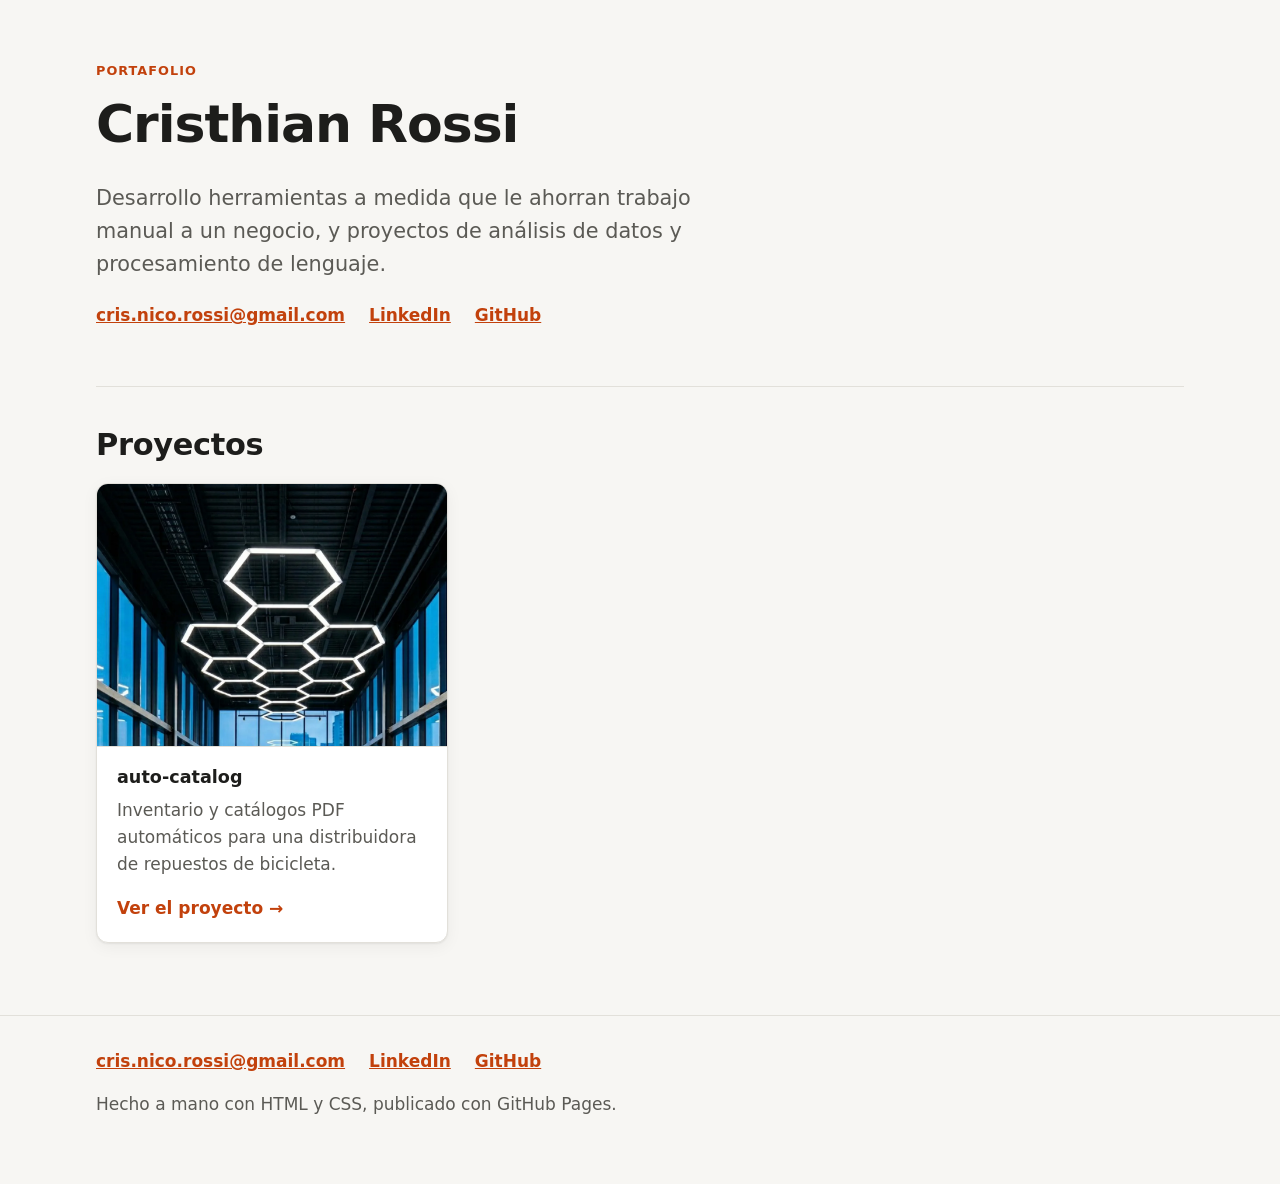
<file: index.html>
<!doctype html>
<html lang="es">
<head>
  <meta charset="utf-8">
  <meta name="viewport" content="width=device-width, initial-scale=1">
  <title>Cristhian Rossi — Portafolio</title>
  <meta name="description" content="Proyectos de Cristhian Rossi: herramientas a medida para negocios y análisis de datos.">
  <link rel="stylesheet" href="estilos.css">
</head>
<body>
  <header class="encabezado">
    <div class="contenedor">
      <span class="etiqueta">Portafolio</span>
      <h1>Cristhian Rossi</h1>
      <p class="bajada">Desarrollo herramientas a medida que le ahorran trabajo manual a un negocio, y proyectos de análisis de datos y procesamiento de lenguaje.</p>
      <ul class="contacto">
        <li><a href="mailto:cris.nico.rossi@gmail.com">cris.nico.rossi@gmail.com</a></li>
        <li><a href="https://www.linkedin.com/in/cristhian-rossi/">LinkedIn</a></li>
        <li><a href="https://github.com/CNR0551">GitHub</a></li>
      </ul>
    </div>
  </header>

  <main class="contenedor">
    <section class="seccion" id="proyectos">
      <h2>Proyectos</h2>
      <div class="tarjetas">
        <a class="tarjeta proyecto" href="auto-catalog/">
          <img src="auto-catalog/img/catalogo-portada.webp" width="1200" height="1699" loading="lazy"
               alt="Portada de un catálogo de repuestos de bicicleta generado por auto-catalog">
          <div class="cuerpo">
            <h3>auto-catalog</h3>
            <p>Inventario y catálogos PDF automáticos para una distribuidora de repuestos de bicicleta.</p>
            <span class="ver">Ver el proyecto →</span>
          </div>
        </a>
      </div>
    </section>
  </main>

  <footer class="pie">
    <div class="contenedor">
      <ul class="contacto">
        <li><a href="mailto:cris.nico.rossi@gmail.com">cris.nico.rossi@gmail.com</a></li>
        <li><a href="https://www.linkedin.com/in/cristhian-rossi/">LinkedIn</a></li>
        <li><a href="https://github.com/CNR0551">GitHub</a></li>
      </ul>
      <p>Hecho a mano con HTML y CSS, publicado con GitHub Pages.</p>
    </div>
  </footer>
</body>
</html>
</file>
<file: estilos.css>
/* Portafolio de Cristhian Rossi: un solo CSS para todas las páginas. */

:root {
  color-scheme: light dark;
  --fondo: #f7f6f3;
  --superficie: #ffffff;
  --texto: #1d1d1b;
  --texto-suave: #5b5a55;
  --borde: #e2e0da;
  --acento: #c2410c;
  --acento-texto: #ffffff;
  --acento-suave: #fbe9df;
  --sombra: 0 1px 2px rgb(0 0 0 / 0.06), 0 4px 16px rgb(0 0 0 / 0.05);
  --radio: 12px;
  --fuente: system-ui, -apple-system, "Segoe UI", Roboto, sans-serif;
  --mono: ui-monospace, "Cascadia Code", Consolas, monospace;
}

@media (prefers-color-scheme: dark) {
  :root {
    --fondo: #141413;
    --superficie: #1e1e1c;
    --texto: #ecebe6;
    --texto-suave: #a7a59e;
    --borde: #34332f;
    --acento: #fb923c;
    --acento-texto: #1a0d05;
    --acento-suave: #3a2213;
    --sombra: 0 1px 2px rgb(0 0 0 / 0.4);
  }
}

* { box-sizing: border-box; }

html { -webkit-text-size-adjust: 100%; }

body {
  margin: 0;
  background: var(--fondo);
  color: var(--texto);
  font-family: var(--fuente);
  font-size: 1.0625rem;
  line-height: 1.6;
}

img, svg { max-width: 100%; height: auto; display: block; }

a { color: var(--acento); }

h1, h2, h3 { line-height: 1.2; overflow-wrap: anywhere; margin: 0 0 0.5em; }
h1 { font-size: clamp(2rem, 6vw, 3.25rem); letter-spacing: -0.02em; }
h2 { font-size: clamp(1.4rem, 3.5vw, 1.9rem); letter-spacing: -0.01em; }
h3 { font-size: 1.1rem; }
p { margin: 0 0 1em; }

.contenedor {
  max-width: 72rem;
  margin: 0 auto;
  padding-inline: 16px;
}

@media (min-width: 700px) {
  .contenedor { padding-inline: 32px; }
}

.lectura { max-width: 44rem; }

/* Barra de arriba */
.barra {
  border-bottom: 1px solid var(--borde);
  background: var(--superficie);
}
.barra .contenedor {
  display: flex;
  align-items: center;
  justify-content: space-between;
  gap: 1rem;
  min-height: 3.5rem;
}
.barra a { color: var(--texto); text-decoration: none; font-weight: 600; }
.barra a:hover { color: var(--acento); }

/* Encabezado */
.encabezado { padding: 3.5rem 0 2.5rem; }
.encabezado .bajada {
  font-size: clamp(1.1rem, 2.5vw, 1.3rem);
  color: var(--texto-suave);
  max-width: 40rem;
}
.etiqueta {
  display: inline-block;
  font-size: 0.8rem;
  font-weight: 600;
  text-transform: uppercase;
  letter-spacing: 0.08em;
  color: var(--acento);
  margin-bottom: 0.75rem;
}
.acciones {
  display: flex;
  flex-wrap: wrap;
  align-items: center;
  gap: 0.75rem 1.25rem;
  margin-top: 1.5rem;
}
.nota { color: var(--texto-suave); font-size: 0.95rem; }

.boton {
  display: inline-block;
  padding: 0.7rem 1.2rem;
  border-radius: 999px;
  background: var(--acento);
  color: var(--acento-texto);
  font-weight: 600;
  text-decoration: none;
}
.boton:hover { filter: brightness(1.08); }
.boton--deshabilitado {
  background: var(--borde);
  color: var(--texto-suave);
  cursor: default;
}
.boton--deshabilitado:hover { filter: none; }

/* Secciones */
.seccion { padding: 2.5rem 0; border-top: 1px solid var(--borde); }

/* Tarjetas */
.tarjetas {
  display: grid;
  grid-template-columns: repeat(auto-fill, minmax(min(100%, 17rem), 1fr));
  gap: 1rem;
  margin-top: 1.25rem;
}
.tarjeta {
  background: var(--superficie);
  border: 1px solid var(--borde);
  border-radius: var(--radio);
  padding: 1.25rem;
  box-shadow: var(--sombra);
}
.tarjeta p:last-child { margin-bottom: 0; }
.tarjeta p { color: var(--texto-suave); }

/* Tarjeta de proyecto (inicio) */
.proyecto {
  display: grid;
  grid-template-columns: 1fr;
  overflow: hidden;
  padding: 0;
  text-decoration: none;
  color: inherit;
}
.proyecto img {
  width: 100%;
  aspect-ratio: 4 / 3;
  object-fit: cover;
  object-position: top;
  border-bottom: 1px solid var(--borde);
}
.proyecto .cuerpo { padding: 1.25rem; }
.proyecto:hover h3 { color: var(--acento); }
.proyecto .ver { color: var(--acento); font-weight: 600; }

/* Galería */
.galeria {
  display: grid;
  grid-template-columns: repeat(auto-fill, minmax(min(100%, 15rem), 1fr));
  gap: 1rem;
  margin: 1.25rem 0 0;
  padding: 0;
  list-style: none;
}
.galeria figure { margin: 0; }
.galeria a {
  display: block;
  border: 1px solid var(--borde);
  border-radius: var(--radio);
  overflow: hidden;
  background: var(--superficie);
}
.galeria img {
  width: 100%;
  aspect-ratio: 3 / 4;
  object-fit: cover;
  object-position: top;
  transition: transform 0.2s;
}
.galeria .ancha img { aspect-ratio: 16 / 10; }
.galeria a:hover img { transform: scale(1.02); }
.galeria figcaption { font-size: 0.9rem; color: var(--texto-suave); padding: 0.5rem 0.25rem 0; }
.subtitulo-galeria { margin-top: 2rem; }

/* Visor de imágenes */
.visor {
  border: none;
  padding: 0;
  background: transparent;
  max-width: min(96vw, 1200px);
  max-height: 96vh;
}
.visor::backdrop { background: rgb(0 0 0 / 0.8); }
.visor img {
  /* Deja lugar para el botón Cerrar: si no, en un celular apaisado el visor se corta */
  max-height: calc(90vh - 3rem);
  max-width: 100%;
  width: auto;
  object-fit: contain;
  border-radius: 8px;
  margin: 0 auto;
}
.visor button {
  display: block;
  margin: 0.5rem auto 0;
  font: inherit;
  color: #fff;
  background: rgb(255 255 255 / 0.15);
  border: none;
  border-radius: 999px;
  padding: 0.4rem 1rem;
  cursor: pointer;
}

/* Diagrama */
.diagrama {
  background: var(--superficie);
  border: 1px solid var(--borde);
  border-radius: var(--radio);
  padding: 1rem;
  margin: 1.25rem 0;
  color: var(--texto);
}
.diagrama .vertical { display: none; }
@media (max-width: 600px) {
  .diagrama .horizontal { display: none; }
  .diagrama .vertical { display: block; max-width: 20rem; margin: 0 auto; }
}

.tecnologias {
  display: flex;
  flex-wrap: wrap;
  gap: 0.5rem;
  margin: 0;
  padding: 0;
  list-style: none;
}
.tecnologias li {
  font-family: var(--mono);
  font-size: 0.85rem;
  padding: 0.25rem 0.7rem;
  border-radius: 999px;
  background: var(--acento-suave);
  color: var(--texto);
}

/* Pie */
.pie {
  border-top: 1px solid var(--borde);
  margin-top: 2rem;
  padding: 2rem 0 3rem;
  color: var(--texto-suave);
}
.contacto {
  display: flex;
  flex-wrap: wrap;
  gap: 0.5rem 1.5rem;
  margin: 0 0 1rem;
  padding: 0;
  list-style: none;
}
.contacto a { font-weight: 600; overflow-wrap: anywhere; }

/* Diagrama en SVG: toma los colores de las variables, así anda en modo oscuro */
.diagrama .caja { fill: var(--fondo); stroke: var(--borde); stroke-width: 1.5; }
.diagrama .caja--acento { fill: var(--acento-suave); stroke: var(--acento); }
.diagrama .flecha { stroke: var(--texto-suave); stroke-width: 2; fill: none; }
.diagrama .punta { fill: var(--texto-suave); }
.diagrama .titulo { fill: var(--texto); font: 600 16px var(--fuente); }
.diagrama .detalle { fill: var(--texto-suave); font: 12px var(--fuente); }
</file>
